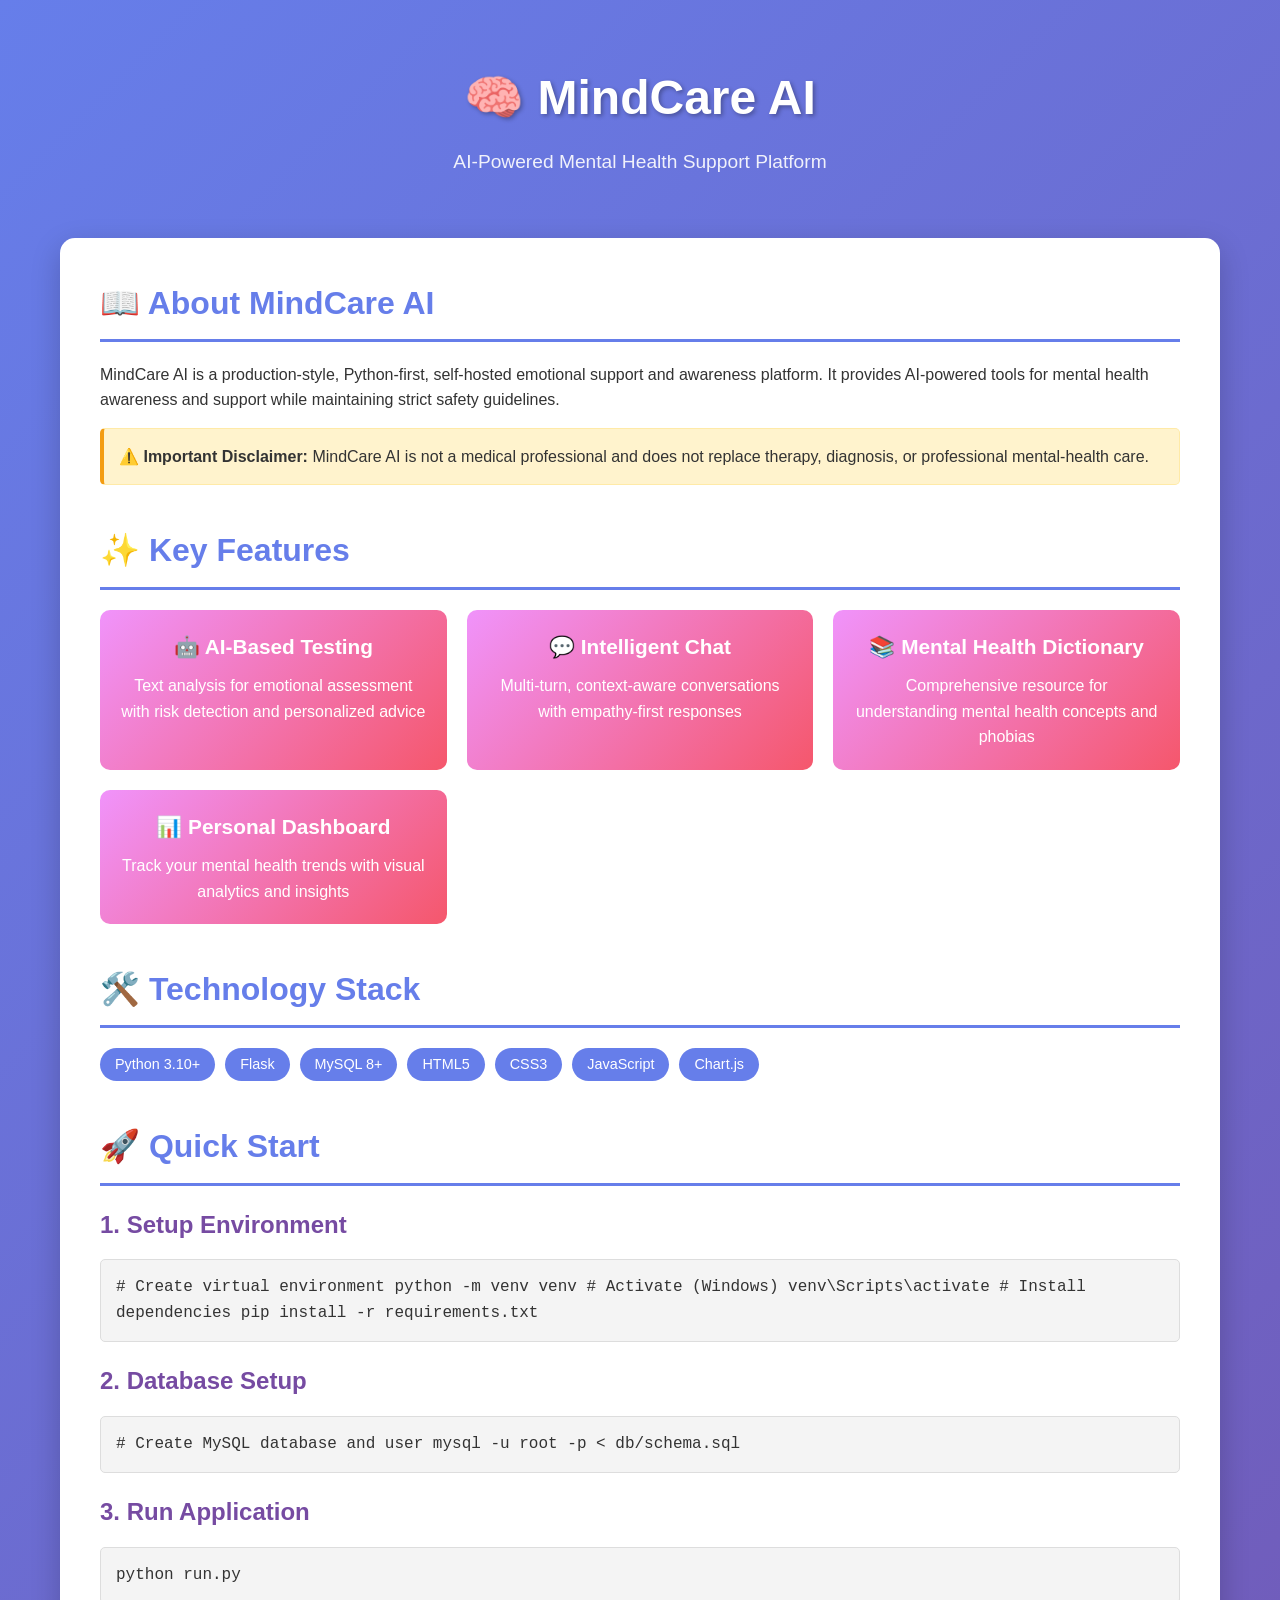
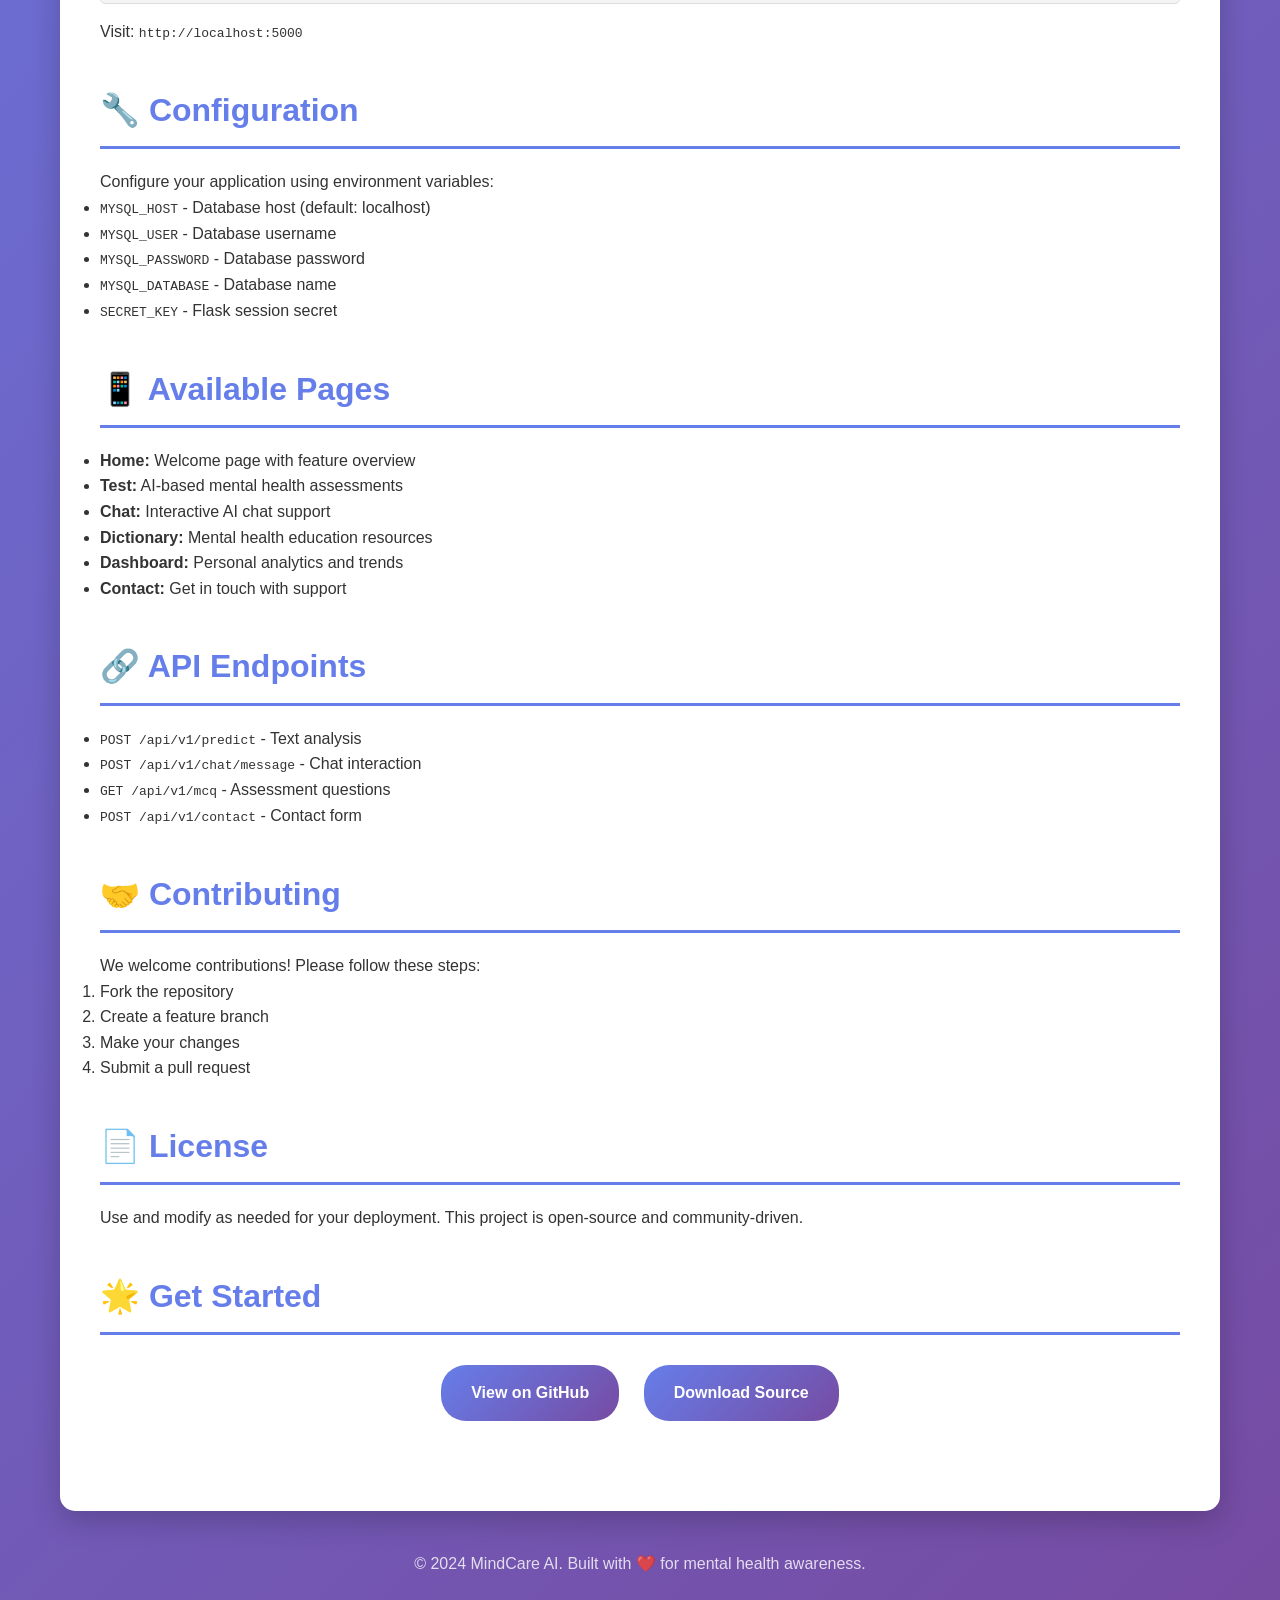
<file: MindCare-Ai-main/index.html>
<!DOCTYPE html>
<html lang="en">
<head>
    <meta charset="UTF-8">
    <meta name="viewport" content="width=device-width, initial-scale=1.0">
    <title>MindCare AI - Documentation</title>
    <style>
        * {
            margin: 0;
            padding: 0;
            box-sizing: border-box;
        }
        
        body {
            font-family: 'Segoe UI', Tahoma, Geneva, Verdana, sans-serif;
            line-height: 1.6;
            color: #333;
            background: linear-gradient(135deg, #667eea 0%, #764ba2 100%);
            min-height: 100vh;
        }
        
        .container {
            max-width: 1200px;
            margin: 0 auto;
            padding: 20px;
        }
        
        header {
            text-align: center;
            padding: 40px 0;
            color: white;
        }
        
        header h1 {
            font-size: 3em;
            margin-bottom: 10px;
            text-shadow: 2px 2px 4px rgba(0,0,0,0.3);
        }
        
        header p {
            font-size: 1.2em;
            opacity: 0.9;
        }
        
        .content {
            background: white;
            border-radius: 15px;
            padding: 40px;
            box-shadow: 0 10px 30px rgba(0,0,0,0.2);
            margin: 20px 0;
        }
        
        .section {
            margin-bottom: 40px;
        }
        
        .section h2 {
            color: #667eea;
            font-size: 2em;
            margin-bottom: 20px;
            border-bottom: 3px solid #667eea;
            padding-bottom: 10px;
        }
        
        .section h3 {
            color: #764ba2;
            font-size: 1.5em;
            margin: 20px 0 10px 0;
        }
        
        .features {
            display: grid;
            grid-template-columns: repeat(auto-fit, minmax(300px, 1fr));
            gap: 20px;
            margin: 20px 0;
        }
        
        .feature-card {
            background: linear-gradient(135deg, #f093fb 0%, #f5576c 100%);
            color: white;
            padding: 20px;
            border-radius: 10px;
            text-align: center;
        }
        
        .feature-card h4 {
            font-size: 1.3em;
            margin-bottom: 10px;
        }
        
        .tech-stack {
            display: flex;
            flex-wrap: wrap;
            gap: 10px;
            margin: 20px 0;
        }
        
        .tech-badge {
            background: #667eea;
            color: white;
            padding: 5px 15px;
            border-radius: 20px;
            font-size: 0.9em;
        }
        
        .code-block {
            background: #f4f4f4;
            border: 1px solid #ddd;
            border-radius: 5px;
            padding: 15px;
            margin: 15px 0;
            font-family: 'Courier New', monospace;
        }
        
        .warning {
            background: #fff3cd;
            border: 1px solid #ffeaa7;
            border-radius: 5px;
            padding: 15px;
            margin: 15px 0;
            border-left: 4px solid #f39c12;
        }
        
        .cta-button {
            display: inline-block;
            background: linear-gradient(135deg, #667eea 0%, #764ba2 100%);
            color: white;
            padding: 15px 30px;
            text-decoration: none;
            border-radius: 25px;
            font-weight: bold;
            margin: 10px;
            transition: transform 0.3s ease;
        }
        
        .cta-button:hover {
            transform: translateY(-2px);
        }
        
        footer {
            text-align: center;
            padding: 20px;
            color: white;
            opacity: 0.8;
        }
    </style>
</head>
<body>
    <div class="container">
        <header>
            <h1>🧠 MindCare AI</h1>
            <p>AI-Powered Mental Health Support Platform</p>
        </header>
        
        <div class="content">
            <div class="section">
                <h2>📖 About MindCare AI</h2>
                <p>MindCare AI is a production-style, Python-first, self-hosted emotional support and awareness platform. It provides AI-powered tools for mental health awareness and support while maintaining strict safety guidelines.</p>
                
                <div class="warning">
                    <strong>⚠️ Important Disclaimer:</strong> MindCare AI is not a medical professional and does not replace therapy, diagnosis, or professional mental-health care.
                </div>
            </div>
            
            <div class="section">
                <h2>✨ Key Features</h2>
                <div class="features">
                    <div class="feature-card">
                        <h4>🤖 AI-Based Testing</h4>
                        <p>Text analysis for emotional assessment with risk detection and personalized advice</p>
                    </div>
                    <div class="feature-card">
                        <h4>💬 Intelligent Chat</h4>
                        <p>Multi-turn, context-aware conversations with empathy-first responses</p>
                    </div>
                    <div class="feature-card">
                        <h4>📚 Mental Health Dictionary</h4>
                        <p>Comprehensive resource for understanding mental health concepts and phobias</p>
                    </div>
                    <div class="feature-card">
                        <h4>📊 Personal Dashboard</h4>
                        <p>Track your mental health trends with visual analytics and insights</p>
                    </div>
                </div>
            </div>
            
            <div class="section">
                <h2>🛠️ Technology Stack</h2>
                <div class="tech-stack">
                    <span class="tech-badge">Python 3.10+</span>
                    <span class="tech-badge">Flask</span>
                    <span class="tech-badge">MySQL 8+</span>
                    <span class="tech-badge">HTML5</span>
                    <span class="tech-badge">CSS3</span>
                    <span class="tech-badge">JavaScript</span>
                    <span class="tech-badge">Chart.js</span>
                </div>
            </div>
            
            <div class="section">
                <h2>🚀 Quick Start</h2>
                <h3>1. Setup Environment</h3>
                <div class="code-block">
# Create virtual environment
python -m venv venv

# Activate (Windows)
venv\Scripts\activate

# Install dependencies
pip install -r requirements.txt
                </div>
                
                <h3>2. Database Setup</h3>
                <div class="code-block">
# Create MySQL database and user
mysql -u root -p < db/schema.sql
                </div>
                
                <h3>3. Run Application</h3>
                <div class="code-block">
python run.py
                </div>
                <p>Visit: <code>http://localhost:5000</code></p>
            </div>
            
            <div class="section">
                <h2>🔧 Configuration</h2>
                <p>Configure your application using environment variables:</p>
                <ul>
                    <li><code>MYSQL_HOST</code> - Database host (default: localhost)</li>
                    <li><code>MYSQL_USER</code> - Database username</li>
                    <li><code>MYSQL_PASSWORD</code> - Database password</li>
                    <li><code>MYSQL_DATABASE</code> - Database name</li>
                    <li><code>SECRET_KEY</code> - Flask session secret</li>
                </ul>
            </div>
            
            <div class="section">
                <h2>📱 Available Pages</h2>
                <ul>
                    <li><strong>Home:</strong> Welcome page with feature overview</li>
                    <li><strong>Test:</strong> AI-based mental health assessments</li>
                    <li><strong>Chat:</strong> Interactive AI chat support</li>
                    <li><strong>Dictionary:</strong> Mental health education resources</li>
                    <li><strong>Dashboard:</strong> Personal analytics and trends</li>
                    <li><strong>Contact:</strong> Get in touch with support</li>
                </ul>
            </div>
            
            <div class="section">
                <h2>🔗 API Endpoints</h2>
                <ul>
                    <li><code>POST /api/v1/predict</code> - Text analysis</li>
                    <li><code>POST /api/v1/chat/message</code> - Chat interaction</li>
                    <li><code>GET /api/v1/mcq</code> - Assessment questions</li>
                    <li><code>POST /api/v1/contact</code> - Contact form</li>
                </ul>
            </div>
            
            <div class="section">
                <h2>🤝 Contributing</h2>
                <p>We welcome contributions! Please follow these steps:</p>
                <ol>
                    <li>Fork the repository</li>
                    <li>Create a feature branch</li>
                    <li>Make your changes</li>
                    <li>Submit a pull request</li>
                </ol>
            </div>
            
            <div class="section">
                <h2>📄 License</h2>
                <p>Use and modify as needed for your deployment. This project is open-source and community-driven.</p>
            </div>
            
            <div class="section">
                <h2>🌟 Get Started</h2>
                <p style="text-align: center;">
                    <a href="https://github.com/raginikp/MindCare-Ai" class="cta-button">View on GitHub</a>
                    <a href="https://github.com/raginikp/MindCare-Ai/archive/refs/heads/main.zip" class="cta-button">Download Source</a>
                </p>
            </div>
        </div>
        
        <footer>
            <p>&copy; 2024 MindCare AI. Built with ❤️ for mental health awareness.</p>
        </footer>
    </div>
</body>
</html>
</file>
